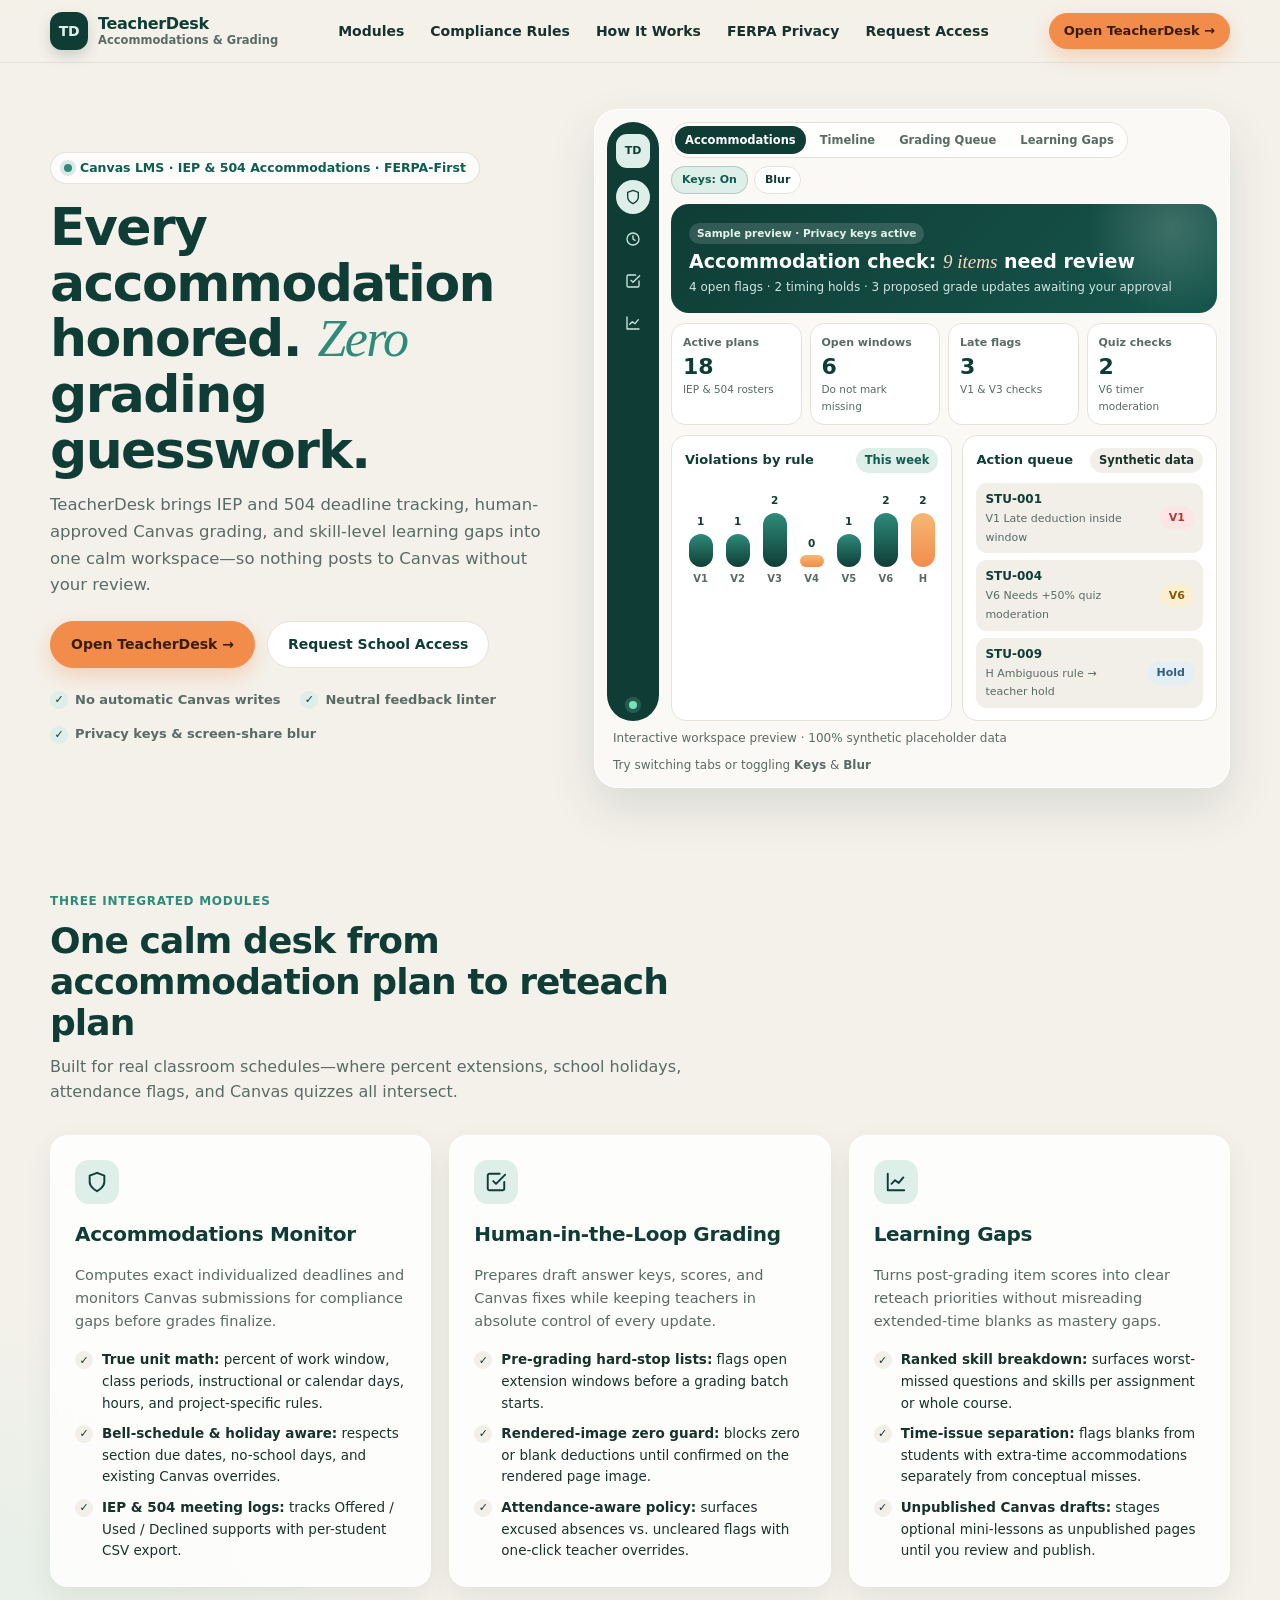
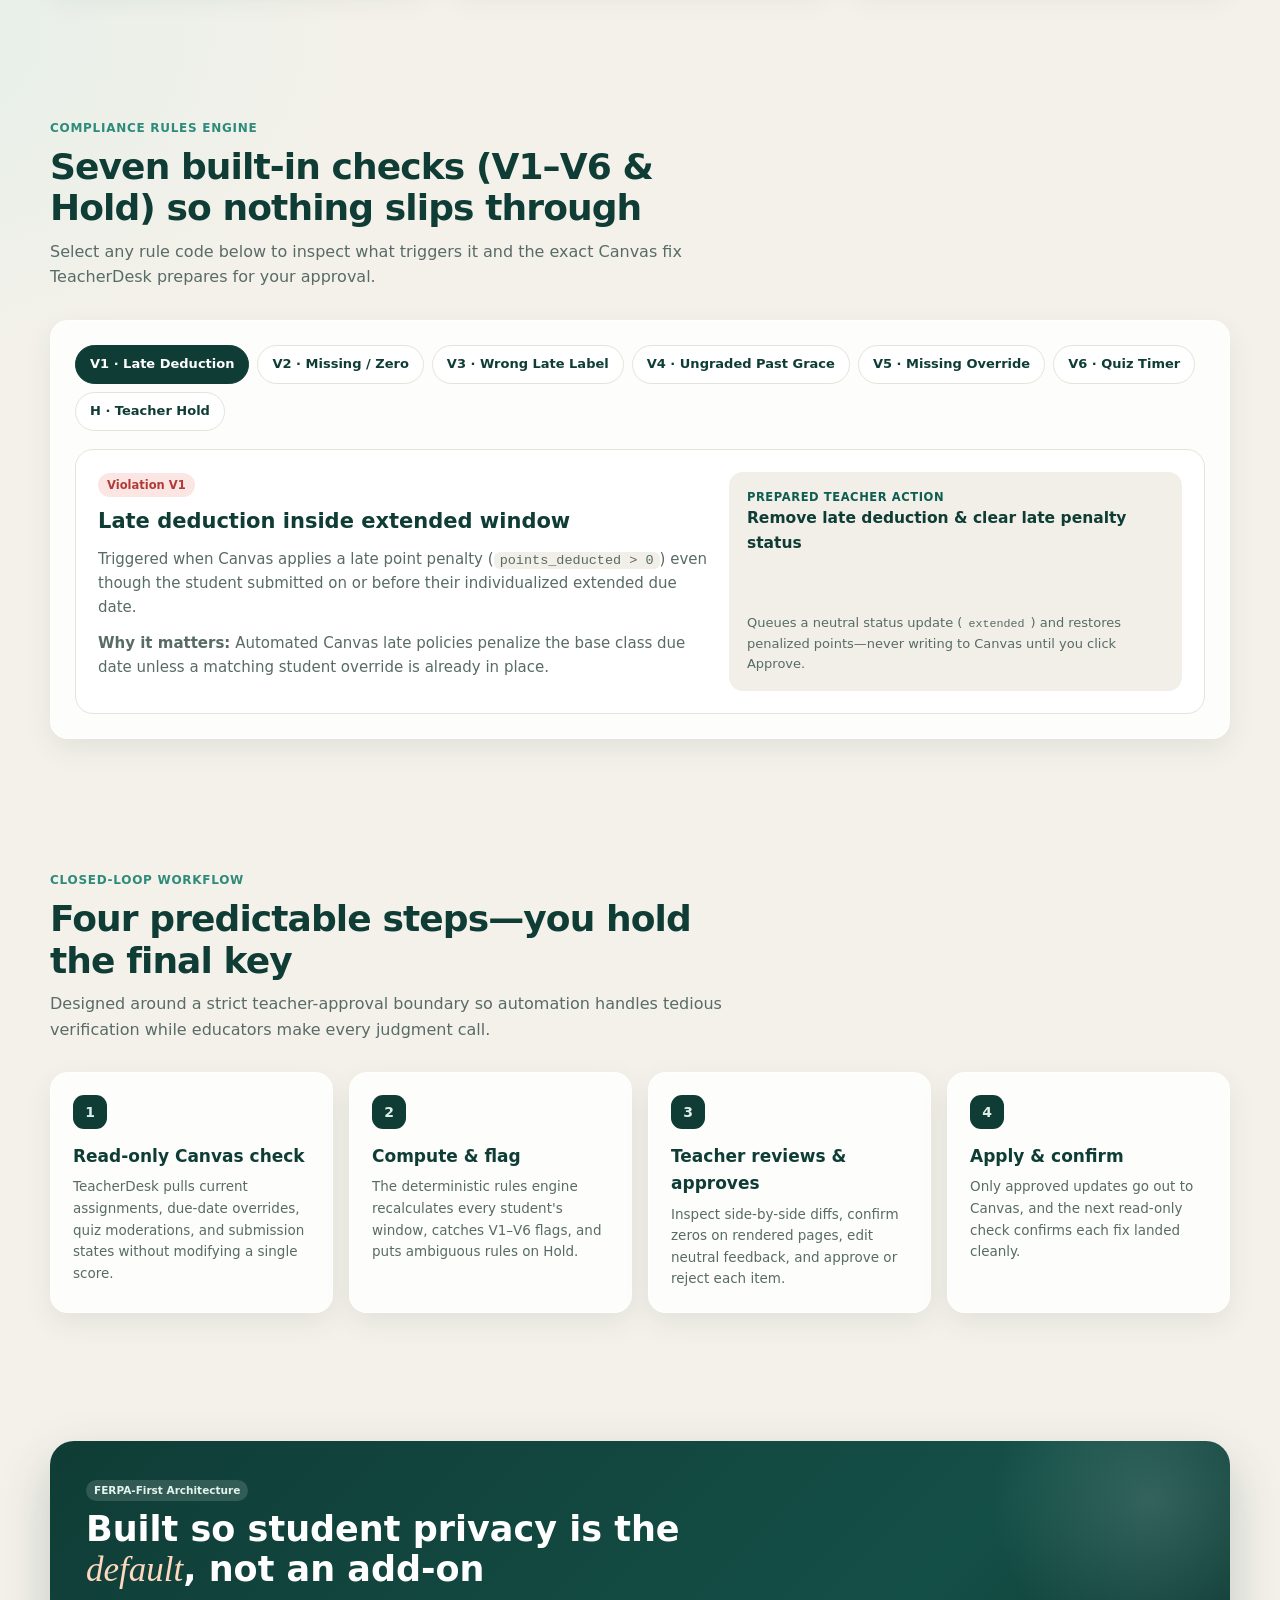
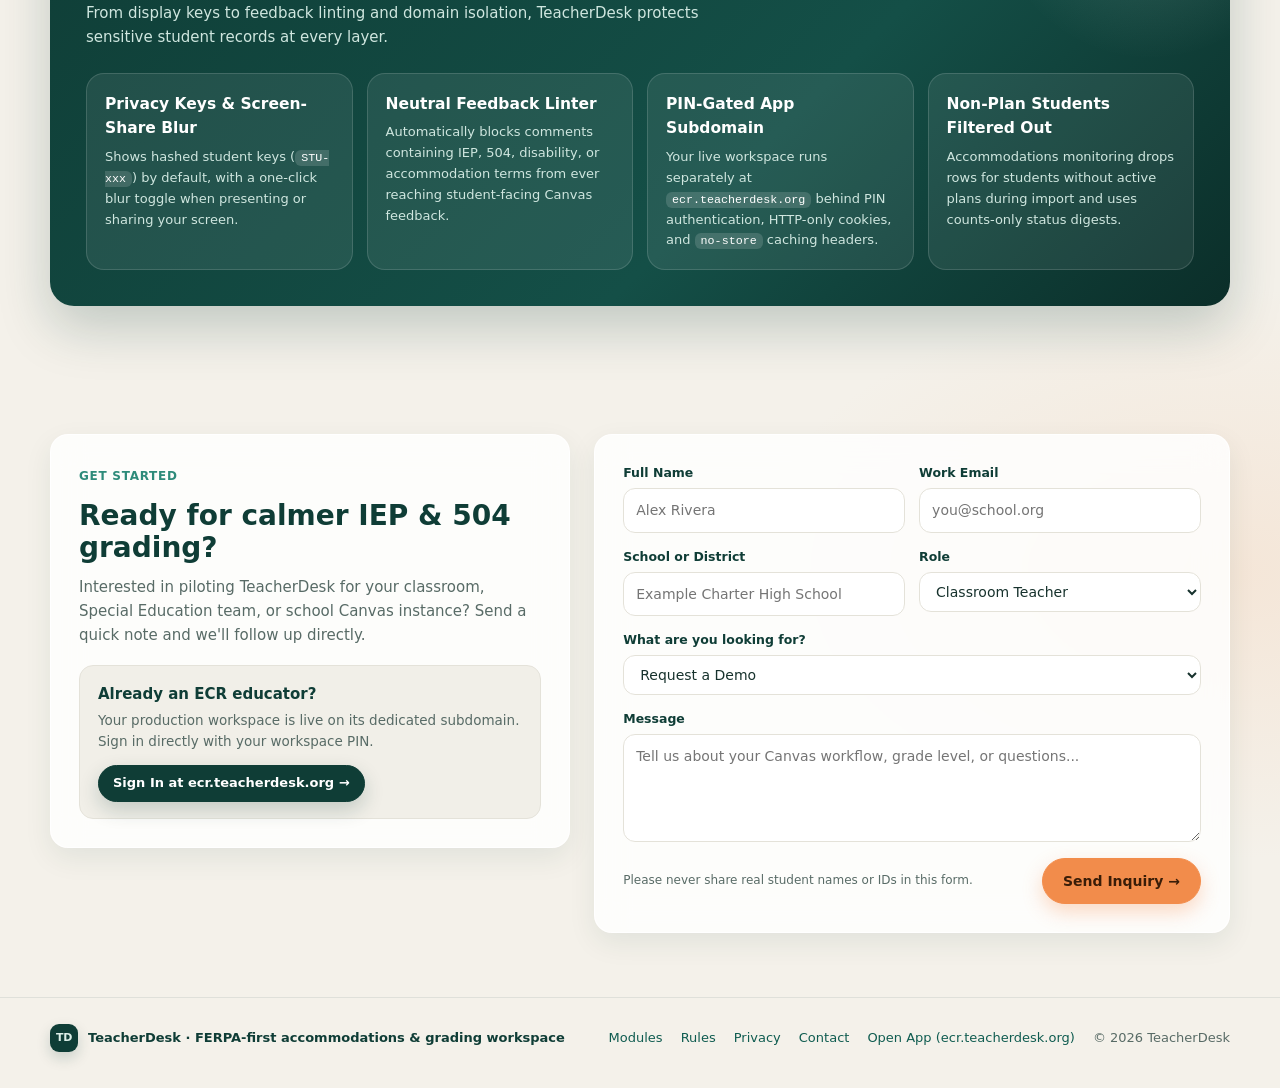
<file: index.html>
<!doctype html>
<html lang="en">
<head>
  <meta charset="utf-8">
  <meta name="viewport" content="width=device-width, initial-scale=1">
  <title>TeacherDesk — IEP &amp; 504 Accommodations Monitor &amp; Grading Workspace for Canvas</title>
  <meta name="description" content="TeacherDesk ensures every IEP and 504 accommodation is honored in Canvas LMS—with automated deadline math, human-in-the-loop grading review, and learning-gap analytics.">
  <link rel="canonical" href="https://teacherdesk.org/">
  <meta property="og:type" content="website">
  <meta property="og:title" content="TeacherDesk — Every Accommodation Honored. Zero Grading Guesswork.">
  <meta property="og:description" content="IEP &amp; 504 deadline math, violation detection, human-approved Canvas grading, and learning-gap insights built with FERPA-first privacy.">
  <meta property="og:url" content="https://teacherdesk.org/">
  <link rel="icon" href="/favicon.svg" type="image/svg+xml">
  <link rel="stylesheet" href="/styles.css">
</head>
<body>
  <a class="skip" href="#main-content">Skip to main content</a>

  <header class="site-header">
    <div class="wrap">
      <div class="nav-row">
        <a class="brand" href="#top" aria-label="TeacherDesk home">
          <span class="brand-mark" aria-hidden="true">TD</span>
          <span class="brand-text">
            <span class="brand-name">TeacherDesk</span>
            <span class="brand-sub">Accommodations &amp; Grading</span>
          </span>
        </a>

        <nav class="nav-links" aria-label="Primary">
          <a href="#modules">Modules</a>
          <a href="#rules">Compliance Rules</a>
          <a href="#workflow">How It Works</a>
          <a href="#privacy">FERPA Privacy</a>
          <a href="#contact">Request Access</a>
        </nav>

        <div class="nav-actions">
          <a class="btn primary sm" href="https://ecr.teacherdesk.org" target="_blank" rel="noopener">Open TeacherDesk →</a>
          <button class="nav-toggle" id="nav-toggle" type="button" aria-expanded="false" aria-controls="mobile-menu" aria-label="Toggle navigation menu">
            <svg width="20" height="20" viewBox="0 0 24 24" fill="none" stroke="currentColor" stroke-width="2.2" stroke-linecap="round" aria-hidden="true">
              <path d="M4 7h16M4 12h16M4 17h16"/>
            </svg>
          </button>
        </div>
      </div>

      <nav class="mobile-menu" id="mobile-menu" aria-label="Mobile navigation">
        <a href="#modules">Modules</a>
        <a href="#rules">Compliance Rules</a>
        <a href="#workflow">How It Works</a>
        <a href="#privacy">FERPA Privacy</a>
        <a href="#contact">Request Access</a>
      </nav>
    </div>
  </header>

  <main id="main-content">
    <section class="hero-section" id="top">
      <div class="wrap hero-grid">
        <div class="hero-copy">
          <span class="pill"><span class="pill-dot" aria-hidden="true"></span>Canvas LMS · IEP &amp; 504 Accommodations · FERPA-First</span>
          <h1>Every accommodation honored. <em>Zero</em> grading guesswork.</h1>
          <p class="lead">TeacherDesk brings IEP and 504 deadline tracking, human-approved Canvas grading, and skill-level learning gaps into one calm workspace—so nothing posts to Canvas without your review.</p>
          <div class="hero-actions">
            <a class="btn primary" href="https://ecr.teacherdesk.org" target="_blank" rel="noopener">Open TeacherDesk →</a>
            <a class="btn" href="#contact">Request School Access</a>
          </div>
          <div class="trust-row">
            <span class="trust-item"><span class="trust-check" aria-hidden="true">✓</span>No automatic Canvas writes</span>
            <span class="trust-item"><span class="trust-check" aria-hidden="true">✓</span>Neutral feedback linter</span>
            <span class="trust-item"><span class="trust-check" aria-hidden="true">✓</span>Privacy keys &amp; screen-share blur</span>
          </div>
        </div>

        <div class="preview-shell" id="preview-shell" aria-label="Interactive TeacherDesk workspace preview using illustrative placeholder records">
          <div class="preview-frame">
            <div class="mock-rail" aria-label="Workspace modules">
              <div class="mock-rail-logo" aria-hidden="true">TD</div>
              <button class="mock-rail-btn active" type="button" data-mock-tab="acc" title="Accommodations Monitor" aria-label="Show Accommodations Monitor preview">
                <svg width="16" height="16" viewBox="0 0 24 24" fill="none" stroke="currentColor" stroke-width="2" stroke-linecap="round" stroke-linejoin="round" aria-hidden="true"><path d="M12 22s8-4 8-10V5l-8-3-8 3v7c0 6 8 10 8 10z"/></svg>
              </button>
              <button class="mock-rail-btn" type="button" data-mock-tab="timeline" title="Extension Timeline" aria-label="Show Extension Timeline preview">
                <svg width="16" height="16" viewBox="0 0 24 24" fill="none" stroke="currentColor" stroke-width="2" stroke-linecap="round" stroke-linejoin="round" aria-hidden="true"><circle cx="12" cy="12" r="9"/><path d="M12 7v5l3 2"/></svg>
              </button>
              <button class="mock-rail-btn" type="button" data-mock-tab="grading" title="Grading Queue" aria-label="Show Grading Queue preview">
                <svg width="16" height="16" viewBox="0 0 24 24" fill="none" stroke="currentColor" stroke-width="2" stroke-linecap="round" stroke-linejoin="round" aria-hidden="true"><path d="M9 11l3 3L22 4"/><path d="M21 12v7a2 2 0 0 1-2 2H5a2 2 0 0 1-2-2V5a2 2 0 0 1 2-2h11"/></svg>
              </button>
              <button class="mock-rail-btn" type="button" data-mock-tab="gaps" title="Learning Gaps" aria-label="Show Learning Gaps preview">
                <svg width="16" height="16" viewBox="0 0 24 24" fill="none" stroke="currentColor" stroke-width="2" stroke-linecap="round" stroke-linejoin="round" aria-hidden="true"><path d="M3 3v18h18"/><path d="M7 14l4-4 4 3 5-6"/></svg>
              </button>
              <div class="mock-rail-foot">
                <span class="mock-dot" title="Sample preview"></span>
              </div>
            </div>

            <div class="mock-main">
              <div class="mock-topbar">
                <div class="mock-tabs" role="tablist" aria-label="Preview views">
                  <button class="mock-tab active" type="button" role="tab" aria-selected="true" data-mock-tab="acc">Accommodations</button>
                  <button class="mock-tab" type="button" role="tab" aria-selected="false" data-mock-tab="timeline">Timeline</button>
                  <button class="mock-tab" type="button" role="tab" aria-selected="false" data-mock-tab="grading">Grading Queue</button>
                  <button class="mock-tab" type="button" role="tab" aria-selected="false" data-mock-tab="gaps">Learning Gaps</button>
                </div>
                <div class="mock-controls">
                  <button class="mock-toggle on" type="button" id="mock-privacy-btn" aria-pressed="true">Keys: On</button>
                  <button class="mock-toggle" type="button" id="mock-blur-btn" aria-pressed="false">Blur</button>
                </div>
              </div>

              <!-- Panel 1: Accommodations -->
              <div class="mock-panel active" data-mock-panel="acc">
                <div class="mock-hero-banner">
                  <div>
                    <span class="mock-pill">Sample preview · Privacy keys active</span>
                    <h2>Accommodation check: <em>9 items</em> need review</h2>
                    <p>4 open flags · 2 timing holds · 3 proposed grade updates awaiting your approval</p>
                  </div>
                </div>

                <div class="mock-kpis">
                  <div class="mock-kpi">
                    <div class="mock-kpi-label">Active plans</div>
                    <div class="mock-kpi-val">18</div>
                    <div class="mock-kpi-sub">IEP &amp; 504 rosters</div>
                  </div>
                  <div class="mock-kpi">
                    <div class="mock-kpi-label">Open windows</div>
                    <div class="mock-kpi-val">6</div>
                    <div class="mock-kpi-sub">Do not mark missing</div>
                  </div>
                  <div class="mock-kpi">
                    <div class="mock-kpi-label">Late flags</div>
                    <div class="mock-kpi-val">3</div>
                    <div class="mock-kpi-sub">V1 &amp; V3 checks</div>
                  </div>
                  <div class="mock-kpi">
                    <div class="mock-kpi-label">Quiz checks</div>
                    <div class="mock-kpi-val">2</div>
                    <div class="mock-kpi-sub">V6 timer moderation</div>
                  </div>
                </div>

                <div class="mock-bento-2">
                  <div class="mock-card">
                    <div class="mock-card-head">
                      <h3>Violations by rule</h3>
                      <span class="tag mint">This week</span>
                    </div>
                    <div class="mock-bars" aria-label="Rule breakdown chart">
                      <div class="mock-bar-col"><span class="mock-bar-num">1</span><div class="mock-bar-pill" style="height:34%"></div><span class="mock-bar-lbl">V1</span></div>
                      <div class="mock-bar-col"><span class="mock-bar-num">1</span><div class="mock-bar-pill" style="height:34%"></div><span class="mock-bar-lbl">V2</span></div>
                      <div class="mock-bar-col"><span class="mock-bar-num">2</span><div class="mock-bar-pill" style="height:56%"></div><span class="mock-bar-lbl">V3</span></div>
                      <div class="mock-bar-col"><span class="mock-bar-num">0</span><div class="mock-bar-pill warn" style="height:12%"></div><span class="mock-bar-lbl">V4</span></div>
                      <div class="mock-bar-col"><span class="mock-bar-num">1</span><div class="mock-bar-pill" style="height:34%"></div><span class="mock-bar-lbl">V5</span></div>
                      <div class="mock-bar-col"><span class="mock-bar-num">2</span><div class="mock-bar-pill" style="height:56%"></div><span class="mock-bar-lbl">V6</span></div>
                      <div class="mock-bar-col"><span class="mock-bar-num">2</span><div class="mock-bar-pill warn" style="height:56%"></div><span class="mock-bar-lbl">H</span></div>
                    </div>
                  </div>

                  <div class="mock-card">
                    <div class="mock-card-head">
                      <h3>Action queue</h3>
                      <span class="tag">Synthetic data</span>
                    </div>
                    <div class="mock-list">
                      <div class="mock-item">
                        <div>
                          <strong class="mock-student" data-key="STU-001" data-name="Jordan M. (Demo)">STU-001</strong>
                          <span>V1 Late deduction inside window</span>
                        </div>
                        <span class="tag bad">V1</span>
                      </div>
                      <div class="mock-item">
                        <div>
                          <strong class="mock-student" data-key="STU-004" data-name="Taylor K. (Demo)">STU-004</strong>
                          <span>V6 Needs +50% quiz moderation</span>
                        </div>
                        <span class="tag warn">V6</span>
                      </div>
                      <div class="mock-item">
                        <div>
                          <strong class="mock-student" data-key="STU-009" data-name="Alex R. (Demo)">STU-009</strong>
                          <span>H Ambiguous rule → teacher hold</span>
                        </div>
                        <span class="tag info">Hold</span>
                      </div>
                    </div>
                  </div>
                </div>
              </div>

              <!-- Panel 2: Extension Timeline -->
              <div class="mock-panel" data-mock-panel="timeline">
                <div class="mock-card">
                  <div class="mock-card-head">
                    <h3>Individualized Window Timeline · <span class="mock-student" data-key="STU-001" data-name="Jordan M. (Demo)">STU-001</span></h3>
                    <span class="tag mint">+100% work window</span>
                  </div>
                  <div class="tl-row">
                    <div><strong>Budget Worksheet</strong><div style="font-size:11px;color:var(--muted)">Personal Finance</div></div>
                    <div class="tl-track"><div class="tl-win" style="left:6%;width:38%"></div><div class="tl-ext" style="left:44%;width:38%"></div></div>
                    <span class="tag good">On time (+4d)</span>
                  </div>
                  <div class="tl-row">
                    <div><strong>Paycheck Check</strong><div style="font-size:11px;color:var(--muted)">Personal Finance</div></div>
                    <div class="tl-track"><div class="tl-win" style="left:10%;width:34%"></div><div class="tl-ext" style="left:44%;width:34%"></div></div>
                    <span class="tag bad">V1 · Remove -2 pts</span>
                  </div>
                  <div class="tl-row">
                    <div><strong>Unit 3 Quiz</strong><div style="font-size:11px;color:var(--muted)">In-class timed (60m)</div></div>
                    <div class="tl-track"><div class="tl-win" style="left:16%;width:45%"></div></div>
                    <span class="tag warn">V6 · Set 90m timer</span>
                  </div>
                  <div class="tl-row">
                    <div><strong>Capstone Brief</strong><div style="font-size:11px;color:var(--muted)">Long-term project</div></div>
                    <div class="tl-track"><div class="tl-win" style="left:8%;width:54%"></div><div class="tl-ext" style="left:62%;width:14%"></div></div>
                    <span class="tag info">+2 coordinated days</span>
                  </div>
                </div>
              </div>

              <!-- Panel 3: Grading Queue -->
              <div class="mock-panel" data-mock-panel="grading">
                <div class="q-card">
                  <div class="q-top">
                    <div>
                      <strong class="mock-student" data-key="STU-002 · Spreadsheet Basics" data-name="Maya L. (Demo) · Spreadsheet Basics">STU-002 · Spreadsheet Basics</strong>
                      <div style="font-size:11.5px;color:var(--muted)">Drafted score: 18 / 20 · Submitted inside extended window</div>
                    </div>
                    <span class="tag mint" id="q-status-1">Awaiting teacher OK</span>
                  </div>
                  <div class="q-badges">
                    <span class="tag good">✓ Neutral feedback lint passed</span>
                    <span class="tag info">✓ Late label cleared</span>
                  </div>
                  <div class="q-actions">
                    <span style="font-size:12px;color:var(--muted)">"Strong formula setup on rows 4–8; double-check total tax cell."</span>
                    <div class="q-btns">
                      <button class="btn primary xs" type="button" data-q-action="approve" data-q-target="q-status-1">Approve</button>
                      <button class="btn xs" type="button" data-q-action="hold" data-q-target="q-status-1">Hold</button>
                    </div>
                  </div>
                </div>

                <div class="q-card">
                  <div class="q-top">
                    <div>
                      <strong class="mock-student" data-key="STU-006 · Ethics Reflection" data-name="Sam P. (Demo) · Ethics Reflection">STU-006 · Ethics Reflection</strong>
                      <div style="font-size:11.5px;color:var(--muted)">Proposed 0 / 10 · Blocked until blank page image is verified</div>
                    </div>
                    <span class="tag warn" id="q-status-2">Image check required</span>
                  </div>
                  <div class="q-badges">
                    <span class="tag bad">Guardrail: Zero requires visual confirmation</span>
                  </div>
                  <div class="q-actions">
                    <span style="font-size:12px;color:var(--muted)">Prevents false-zero deductions on pasted or embedded fonts.</span>
                    <div class="q-btns">
                      <button class="btn dark xs" type="button" data-q-action="confirm" data-q-target="q-status-2">Confirm Page &amp; Approve</button>
                    </div>
                  </div>
                </div>
              </div>

              <!-- Panel 4: Learning Gaps -->
              <div class="mock-panel" data-mock-panel="gaps">
                <div class="mock-card">
                  <div class="mock-card-head">
                    <h3>AP CS Principles · Post-Grading Skill Gaps</h3>
                    <span class="tag mint">Worst missed first</span>
                  </div>
                  <div class="gap-row">
                    <div><strong>Binary &amp; Overflow Limits</strong><div style="font-size:11px;color:var(--muted)">Q4 &amp; Q7 · 28 responses · 3 extra-time blanks separated</div></div>
                    <span class="tag bad" style="justify-self:end">54% missed</span>
                    <div class="gap-bar-track"><div class="gap-bar-fill" style="width:54%"></div></div>
                  </div>
                  <div class="gap-row">
                    <div><strong>Packet Routing &amp; Redundancy</strong><div style="font-size:11px;color:var(--muted)">Q9 · 28 responses · 1 possible time issue</div></div>
                    <span class="tag warn" style="justify-self:end">41% missed</span>
                    <div class="gap-bar-track"><div class="gap-bar-fill" style="width:41%"></div></div>
                  </div>
                  <div class="gap-row">
                    <div><strong>Conditional Logic Trace</strong><div style="font-size:11px;color:var(--muted)">Q2 · 28 responses · Ready for quick warm-up</div></div>
                    <span class="tag good" style="justify-self:end">16% missed</span>
                    <div class="gap-bar-track"><div class="gap-bar-fill" style="width:16%"></div></div>
                  </div>
                </div>
              </div>
            </div>
          </div>
          <div class="mock-caption">
            <span>Interactive workspace preview · 100% synthetic placeholder data</span>
            <span>Try switching tabs or toggling <strong>Keys</strong> &amp; <strong>Blur</strong></span>
          </div>
        </div>
      </div>
    </section>

    <section class="section" id="modules">
      <div class="wrap">
        <div class="section-head">
          <span class="section-kicker">Three Integrated Modules</span>
          <h2>One calm desk from accommodation plan to reteach plan</h2>
          <p>Built for real classroom schedules—where percent extensions, school holidays, attendance flags, and Canvas quizzes all intersect.</p>
        </div>

        <div class="modules-grid">
          <article class="glass-card mod-card">
            <div class="mod-icon" aria-hidden="true">
              <svg width="22" height="22" viewBox="0 0 24 24" fill="none" stroke="currentColor" stroke-width="2.1" stroke-linecap="round" stroke-linejoin="round"><path d="M12 22s8-4 8-10V5l-8-3-8 3v7c0 6 8 10 8 10z"/></svg>
            </div>
            <h3>Accommodations Monitor</h3>
            <p>Computes exact individualized deadlines and monitors Canvas submissions for compliance gaps before grades finalize.</p>
            <ul class="feat-list">
              <li><span class="feat-bullet" aria-hidden="true">✓</span><span><strong>True unit math:</strong> percent of work window, class periods, instructional or calendar days, hours, and project-specific rules.</span></li>
              <li><span class="feat-bullet" aria-hidden="true">✓</span><span><strong>Bell-schedule &amp; holiday aware:</strong> respects section due dates, no-school days, and existing Canvas overrides.</span></li>
              <li><span class="feat-bullet" aria-hidden="true">✓</span><span><strong>IEP &amp; 504 meeting logs:</strong> tracks Offered / Used / Declined supports with per-student CSV export.</span></li>
            </ul>
          </article>

          <article class="glass-card mod-card">
            <div class="mod-icon" aria-hidden="true">
              <svg width="22" height="22" viewBox="0 0 24 24" fill="none" stroke="currentColor" stroke-width="2.1" stroke-linecap="round" stroke-linejoin="round"><path d="M9 11l3 3L22 4"/><path d="M21 12v7a2 2 0 0 1-2 2H5a2 2 0 0 1-2-2V5a2 2 0 0 1 2-2h11"/></svg>
            </div>
            <h3>Human-in-the-Loop Grading</h3>
            <p>Prepares draft answer keys, scores, and Canvas fixes while keeping teachers in absolute control of every update.</p>
            <ul class="feat-list">
              <li><span class="feat-bullet" aria-hidden="true">✓</span><span><strong>Pre-grading hard-stop lists:</strong> flags open extension windows before a grading batch starts.</span></li>
              <li><span class="feat-bullet" aria-hidden="true">✓</span><span><strong>Rendered-image zero guard:</strong> blocks zero or blank deductions until confirmed on the rendered page image.</span></li>
              <li><span class="feat-bullet" aria-hidden="true">✓</span><span><strong>Attendance-aware policy:</strong> surfaces excused absences vs. uncleared flags with one-click teacher overrides.</span></li>
            </ul>
          </article>

          <article class="glass-card mod-card">
            <div class="mod-icon" aria-hidden="true">
              <svg width="22" height="22" viewBox="0 0 24 24" fill="none" stroke="currentColor" stroke-width="2.1" stroke-linecap="round" stroke-linejoin="round"><path d="M3 3v18h18"/><path d="M7 14l4-4 4 3 5-6"/></svg>
            </div>
            <h3>Learning Gaps</h3>
            <p>Turns post-grading item scores into clear reteach priorities without misreading extended-time blanks as mastery gaps.</p>
            <ul class="feat-list">
              <li><span class="feat-bullet" aria-hidden="true">✓</span><span><strong>Ranked skill breakdown:</strong> surfaces worst-missed questions and skills per assignment or whole course.</span></li>
              <li><span class="feat-bullet" aria-hidden="true">✓</span><span><strong>Time-issue separation:</strong> flags blanks from students with extra-time accommodations separately from conceptual misses.</span></li>
              <li><span class="feat-bullet" aria-hidden="true">✓</span><span><strong>Unpublished Canvas drafts:</strong> stages optional mini-lessons as unpublished pages until you review and publish.</span></li>
            </ul>
          </article>
        </div>
      </div>
    </section>

    <section class="section" id="rules">
      <div class="wrap">
        <div class="section-head">
          <span class="section-kicker">Compliance Rules Engine</span>
          <h2>Seven built-in checks (V1–V6 &amp; Hold) so nothing slips through</h2>
          <p>Select any rule code below to inspect what triggers it and the exact Canvas fix TeacherDesk prepares for your approval.</p>
        </div>

        <div class="glass-card rules-box">
          <div class="rule-pills" role="tablist" aria-label="Compliance rule codes">
            <button class="rule-pill active" type="button" role="tab" aria-selected="true" data-rule="V1">V1 · Late Deduction</button>
            <button class="rule-pill" type="button" role="tab" aria-selected="false" data-rule="V2">V2 · Missing / Zero</button>
            <button class="rule-pill" type="button" role="tab" aria-selected="false" data-rule="V3">V3 · Wrong Late Label</button>
            <button class="rule-pill" type="button" role="tab" aria-selected="false" data-rule="V4">V4 · Ungraded Past Grace</button>
            <button class="rule-pill" type="button" role="tab" aria-selected="false" data-rule="V5">V5 · Missing Override</button>
            <button class="rule-pill" type="button" role="tab" aria-selected="false" data-rule="V6">V6 · Quiz Timer</button>
            <button class="rule-pill" type="button" role="tab" aria-selected="false" data-rule="H">H · Teacher Hold</button>
          </div>

          <div class="rule-detail" id="rule-detail">
            <div>
              <span class="tag bad" id="rule-badge">Violation V1</span>
              <h3 id="rule-title">Late deduction inside extended window</h3>
              <p id="rule-trigger">Triggered when Canvas applies a late point penalty (<code>points_deducted &gt; 0</code>) even though the student submitted on or before their individualized extended due date.</p>
              <p id="rule-risk"><strong>Why it matters:</strong> Automated Canvas late policies penalize the base class due date unless a matching student override is already in place.</p>
            </div>
            <div class="rule-fix-card">
              <div>
                <div class="rule-fix-label">Prepared Teacher Action</div>
                <div class="rule-fix-title" id="rule-fix-title">Remove late deduction &amp; clear late penalty status</div>
              </div>
              <div class="rule-fix-note" id="rule-fix-note">Queues a neutral status update (<code>extended</code>) and restores penalized points—never writing to Canvas until you click Approve.</div>
            </div>
          </div>
        </div>
      </div>
    </section>

    <section class="section" id="workflow">
      <div class="wrap">
        <div class="section-head">
          <span class="section-kicker">Closed-Loop Workflow</span>
          <h2>Four predictable steps—you hold the final key</h2>
          <p>Designed around a strict teacher-approval boundary so automation handles tedious verification while educators make every judgment call.</p>
        </div>

        <div class="steps-grid">
          <div class="glass-card step-card">
            <div class="step-num">1</div>
            <h3>Read-only Canvas check</h3>
            <p>TeacherDesk pulls current assignments, due-date overrides, quiz moderations, and submission states without modifying a single score.</p>
          </div>
          <div class="glass-card step-card">
            <div class="step-num">2</div>
            <h3>Compute &amp; flag</h3>
            <p>The deterministic rules engine recalculates every student's window, catches V1–V6 flags, and puts ambiguous rules on Hold.</p>
          </div>
          <div class="glass-card step-card">
            <div class="step-num">3</div>
            <h3>Teacher reviews &amp; approves</h3>
            <p>Inspect side-by-side diffs, confirm zeros on rendered pages, edit neutral feedback, and approve or reject each item.</p>
          </div>
          <div class="glass-card step-card">
            <div class="step-num">4</div>
            <h3>Apply &amp; confirm</h3>
            <p>Only approved updates go out to Canvas, and the next read-only check confirms each fix landed cleanly.</p>
          </div>
        </div>
      </div>
    </section>

    <section class="section" id="privacy">
      <div class="wrap">
        <div class="privacy-banner">
          <div class="privacy-head">
            <span class="mock-pill">FERPA-First Architecture</span>
            <h2>Built so student privacy is the <em>default</em>, not an add-on</h2>
            <p>From display keys to feedback linting and domain isolation, TeacherDesk protects sensitive student records at every layer.</p>
          </div>

          <div class="privacy-grid">
            <div class="priv-item">
              <h3>Privacy Keys &amp; Screen-Share Blur</h3>
              <p>Shows hashed student keys (<code>STU-xxx</code>) by default, with a one-click blur toggle when presenting or sharing your screen.</p>
            </div>
            <div class="priv-item">
              <h3>Neutral Feedback Linter</h3>
              <p>Automatically blocks comments containing IEP, 504, disability, or accommodation terms from ever reaching student-facing Canvas feedback.</p>
            </div>
            <div class="priv-item">
              <h3>PIN-Gated App Subdomain</h3>
              <p>Your live workspace runs separately at <code>ecr.teacherdesk.org</code> behind PIN authentication, HTTP-only cookies, and <code>no-store</code> caching headers.</p>
            </div>
            <div class="priv-item">
              <h3>Non-Plan Students Filtered Out</h3>
              <p>Accommodations monitoring drops rows for students without active plans during import and uses counts-only status digests.</p>
            </div>
          </div>
        </div>
      </div>
    </section>

    <section class="section" id="contact">
      <div class="wrap contact-grid">
        <div class="glass-card contact-aside">
          <span class="section-kicker">Get Started</span>
          <h2>Ready for calmer IEP &amp; 504 grading?</h2>
          <p>Interested in piloting TeacherDesk for your classroom, Special Education team, or school Canvas instance? Send a quick note and we'll follow up directly.</p>

          <div class="ecr-callout">
            <strong>Already an ECR educator?</strong>
            <p>Your production workspace is live on its dedicated subdomain. Sign in directly with your workspace PIN.</p>
            <a class="btn dark sm" href="https://ecr.teacherdesk.org" target="_blank" rel="noopener">Sign In at ecr.teacherdesk.org →</a>
          </div>
        </div>

        <div class="glass-card form-card">
          <form name="teacherdesk-inquiry" method="POST" action="/thank-you" netlify-honeypot="bot-field" data-netlify="true" id="inquiry-form">
            <input type="hidden" name="form-name" value="teacherdesk-inquiry">
            <input type="hidden" name="subject" value="New TeacherDesk Inquiry from %{siteName} (%{submissionId})">
            <p class="sr-honeypot">
              <label>Leave this field blank: <input name="bot-field" tabindex="-1" autocomplete="off"></label>
            </p>

            <div class="form-grid">
              <div class="field">
                <label for="f-name">Full Name</label>
                <input class="input" id="f-name" name="name" type="text" required autocomplete="name" placeholder="Alex Rivera">
              </div>

              <div class="field">
                <label for="f-email">Work Email</label>
                <input class="input" id="f-email" name="email" type="email" required autocomplete="email" placeholder="you@school.org">
              </div>

              <div class="field">
                <label for="f-school">School or District</label>
                <input class="input" id="f-school" name="school" type="text" autocomplete="organization" placeholder="Example Charter High School">
              </div>

              <div class="field">
                <label for="f-role">Role</label>
                <select class="input" id="f-role" name="role">
                  <option value="Classroom Teacher">Classroom Teacher</option>
                  <option value="Special Ed / 504 Coordinator">Special Ed / 504 Coordinator</option>
                  <option value="Department Chair">Department Chair</option>
                  <option value="School / District Admin">School / District Admin</option>
                  <option value="IT / Canvas Admin">IT / Canvas Admin</option>
                  <option value="Other">Other</option>
                </select>
              </div>

              <div class="field full">
                <label for="f-interest">What are you looking for?</label>
                <select class="input" id="f-interest" name="interest">
                  <option value="Request a Demo">Request a Demo</option>
                  <option value="Classroom Pilot">Classroom Pilot</option>
                  <option value="School-Wide Rollout">School-Wide Rollout</option>
                  <option value="General Question">General Question</option>
                </select>
              </div>

              <div class="field full">
                <label for="f-message">Message</label>
                <textarea class="input" id="f-message" name="message" required placeholder="Tell us about your Canvas workflow, grade level, or questions..."></textarea>
              </div>
            </div>

            <div class="form-foot">
              <span class="form-note">Please never share real student names or IDs in this form.</span>
              <button class="btn primary" type="submit" id="form-submit-btn">Send Inquiry →</button>
            </div>

            <div class="form-status ok" id="form-status" role="status" aria-live="polite" hidden></div>
          </form>
        </div>
      </div>
    </section>
  </main>

  <footer class="site-footer">
    <div class="wrap foot-row">
      <div class="foot-brand">
        <span class="brand-mark sm" aria-hidden="true">TD</span>
        <span>TeacherDesk · FERPA-first accommodations &amp; grading workspace</span>
      </div>
      <div class="foot-links">
        <a href="#modules">Modules</a>
        <a href="#rules">Rules</a>
        <a href="#privacy">Privacy</a>
        <a href="#contact">Contact</a>
        <a href="https://ecr.teacherdesk.org" target="_blank" rel="noopener">Open App (ecr.teacherdesk.org)</a>
        <span>© 2026 TeacherDesk</span>
      </div>
    </div>
  </footer>

  <script src="/main.js"></script>
</body>
</html>
</file>
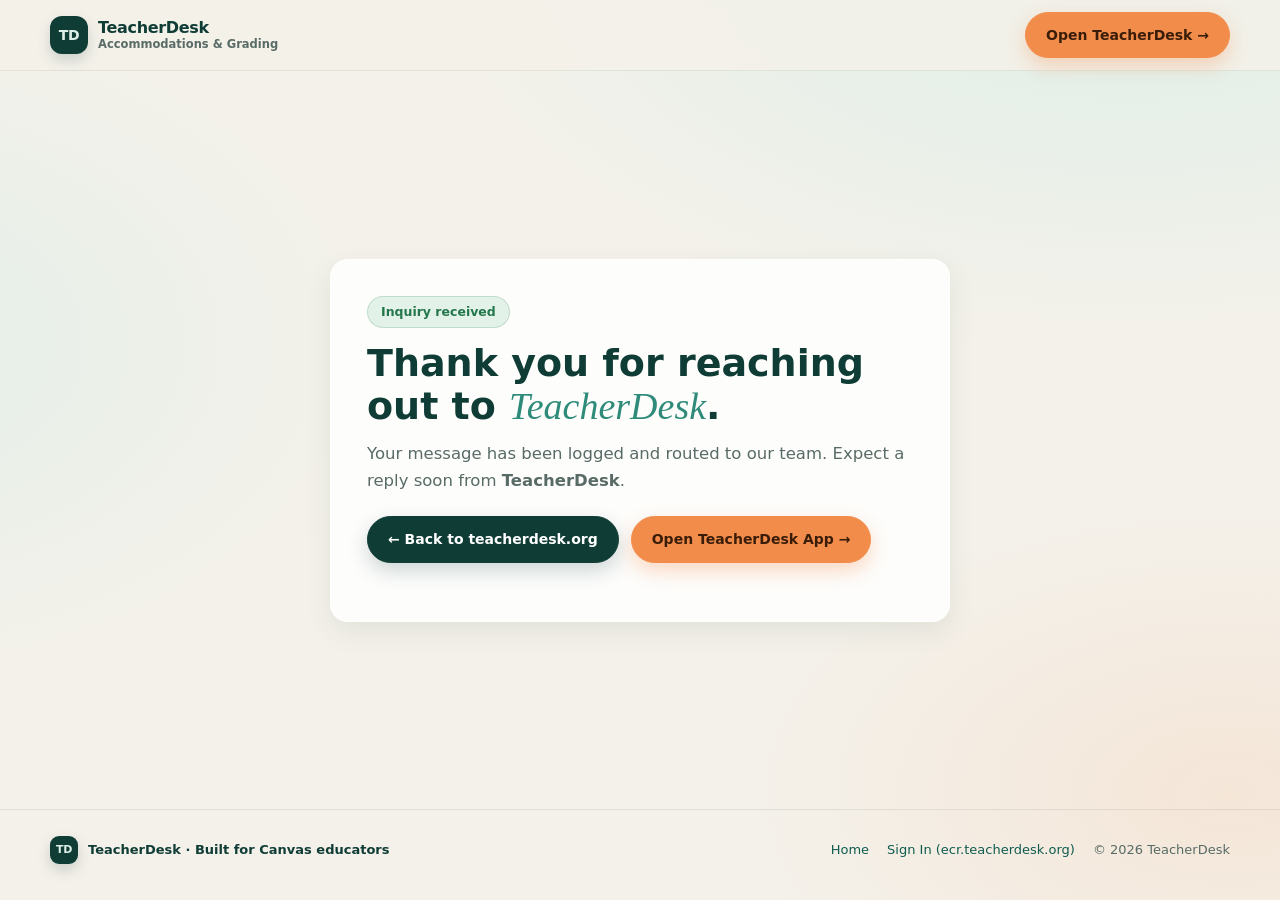
<file: thank-you.html>
<!doctype html>
<html lang="en">
<head>
  <meta charset="utf-8">
  <meta name="viewport" content="width=device-width, initial-scale=1">
  <title>Inquiry Received — TeacherDesk</title>
  <meta name="description" content="Thank you for reaching out to TeacherDesk.">
  <meta name="robots" content="noindex">
  <link rel="icon" href="/favicon.svg" type="image/svg+xml">
  <link rel="stylesheet" href="/styles.css">
</head>
<body class="thankyou-body">
  <header class="site-header">
    <div class="wrap nav-row">
      <a class="brand" href="/" aria-label="TeacherDesk home">
        <span class="brand-mark" aria-hidden="true">TD</span>
        <span class="brand-text">
          <span class="brand-name">TeacherDesk</span>
          <span class="brand-sub">Accommodations &amp; Grading</span>
        </span>
      </a>
      <div class="nav-actions">
        <a class="btn primary" href="https://ecr.teacherdesk.org" target="_blank" rel="noopener">Open TeacherDesk →</a>
      </div>
    </div>
  </header>

  <main class="thankyou-main">
    <div class="wrap">
      <section class="glass-card thankyou-card">
        <span class="pill ok-pill">Inquiry received</span>
        <h1>Thank you for reaching out to <em>TeacherDesk</em>.</h1>
        <p class="lead">Your message has been logged and routed to our team. Expect a reply soon from <strong>TeacherDesk</strong>.</p>
        <div class="hero-actions">
          <a class="btn dark" href="/">← Back to teacherdesk.org</a>
          <a class="btn primary" href="https://ecr.teacherdesk.org" target="_blank" rel="noopener">Open TeacherDesk App →</a>
        </div>
      </section>
    </div>
  </main>

  <footer class="site-footer">
    <div class="wrap foot-row">
      <div class="foot-brand">
        <span class="brand-mark sm" aria-hidden="true">TD</span>
        <span>TeacherDesk · Built for Canvas educators</span>
      </div>
      <div class="foot-links">
        <a href="/">Home</a>
        <a href="https://ecr.teacherdesk.org" target="_blank" rel="noopener">Sign In (ecr.teacherdesk.org)</a>
        <span>© 2026 TeacherDesk</span>
      </div>
    </div>
  </footer>
</body>
</html>
</file>
<file: styles.css>
/* TeacherDesk Marketing Site — Forest & Warm Cream Glass Theme */
:root {
  --bg: #F4F1EA;
  --wash: #DDEFE8;
  --panel: rgba(255, 255, 255, .82);
  --panel-solid: #FFFFFF;
  --glass-line: rgba(255, 255, 255, .82);
  --line: #E4E2D9;
  --soft: #F1EFE8;
  --ink: #0F3D36;
  --ink-deep: #0B2E29;
  --text: #17322D;
  --muted: #586B66;
  --accent: #F28C4B;
  --accent-ink: #3A1D08;
  --teal: #2E8B7A;
  --peach: #FFD9BF;
  --mint: #DDEFE8;
  --mint-ink: #0F5C50;
  --ok: #23774B;
  --ok-soft: #E2F2E8;
  --warn: #8A5A00;
  --warn-soft: #FBEFD3;
  --bad: #B23A36;
  --bad-soft: #FBE6E4;
  --info: #31607F;
  --info-soft: #E3EEF5;
  --radius-lg: 24px;
  --radius: 18px;
  --radius-sm: 12px;
  --shadow: 0 10px 28px rgba(15, 61, 54, .08);
  --shadow-hover: 0 18px 40px rgba(15, 61, 54, .14);
  --ease: cubic-bezier(.2, .7, .2, 1);
  --font: "Plus Jakarta Sans", "Inter", "Segoe UI Variable Text", "Segoe UI", system-ui, -apple-system, Roboto, sans-serif;
  --serif: "Iowan Old Style", "Palatino Linotype", Palatino, Georgia, serif;
}

* {
  box-sizing: border-box;
}

html {
  scroll-behavior: smooth;
}

body {
  margin: 0;
  min-height: 100vh;
  background:
    radial-gradient(1200px 680px at 88% -8%, var(--wash), transparent 62%),
    radial-gradient(960px 620px at -12% 38%, rgba(221, 239, 232, .72), transparent 58%),
    radial-gradient(880px 520px at 96% 88%, rgba(246, 201, 168, .28), transparent 55%),
    var(--bg);
  color: var(--text);
  font: 15px/1.6 var(--font);
  -webkit-font-smoothing: antialiased;
}

a {
  color: var(--mint-ink);
  text-decoration: none;
}

a:hover {
  text-decoration: underline;
}

code {
  background: var(--soft);
  padding: 1px 6px;
  border-radius: 6px;
  font-size: .9em;
}

.priv-item code {
  background: rgba(255, 255, 255, .14);
  color: #fff;
}

:focus-visible {
  outline: 3px solid var(--teal);
  outline-offset: 2px;
  border-radius: 8px;
}

.skip {
  position: absolute;
  left: -9999px;
  top: 10px;
  background: var(--ink);
  color: #fff;
  padding: 9px 14px;
  border-radius: 10px;
  font-weight: 600;
  z-index: 100;
}

.skip:focus {
  left: 14px;
}

.wrap {
  width: min(1180px, calc(100% - 32px));
  margin-inline: auto;
}

.sr-only {
  position: absolute;
  width: 1px;
  height: 1px;
  padding: 0;
  margin: -1px;
  overflow: hidden;
  clip: rect(0, 0, 0, 0);
  white-space: nowrap;
  border: 0;
}

.sr-honeypot {
  position: absolute;
  left: -9999px;
  opacity: 0;
  height: 0;
  width: 0;
  overflow: hidden;
}

/* ---------- Buttons & Pills ---------- */
.btn {
  display: inline-flex;
  align-items: center;
  justify-content: center;
  gap: 8px;
  border: 1px solid var(--line);
  background: var(--panel-solid);
  color: var(--ink);
  padding: 11px 20px;
  border-radius: 999px;
  font: inherit;
  font-size: 14px;
  font-weight: 650;
  cursor: pointer;
  white-space: nowrap;
  text-decoration: none !important;
  transition: transform .16s var(--ease), box-shadow .16s var(--ease), background .16s var(--ease), filter .16s var(--ease);
}

.btn:hover {
  background: var(--soft);
  transform: translateY(-1px);
}

.btn.primary {
  background: var(--accent);
  border-color: var(--accent);
  color: var(--accent-ink);
  box-shadow: 0 8px 20px rgba(242, 140, 75, .32);
}

.btn.primary:hover {
  filter: brightness(1.04);
}

.btn.dark {
  background: var(--ink);
  border-color: var(--ink);
  color: #fff;
  box-shadow: 0 8px 20px rgba(15, 61, 54, .2);
}

.btn.dark:hover {
  background: #14524A;
}

.btn.sm {
  padding: 7px 14px;
  font-size: 13px;
}

.btn.xs {
  padding: 5px 11px;
  font-size: 12px;
}

.btn.ghost {
  background: transparent;
  border-color: transparent;
}

.btn:disabled {
  opacity: .55;
  cursor: not-allowed;
  transform: none;
}

.pill {
  display: inline-flex;
  align-items: center;
  gap: 8px;
  padding: 5px 13px;
  border-radius: 999px;
  font-size: 12.5px;
  font-weight: 650;
  background: rgba(255, 255, 255, .75);
  border: 1px solid rgba(15, 61, 54, .12);
  color: var(--mint-ink);
  backdrop-filter: blur(10px);
}

.pill-dot {
  width: 8px;
  height: 8px;
  border-radius: 50%;
  background: var(--teal);
  box-shadow: 0 0 0 4px rgba(46, 139, 122, .16);
}

.ok-pill {
  background: var(--ok-soft);
  color: var(--ok);
  border-color: rgba(35, 119, 75, .18);
}

.tag {
  display: inline-flex;
  align-items: center;
  gap: 5px;
  padding: 3px 9px;
  border-radius: 999px;
  font-size: 11.5px;
  font-weight: 650;
  background: var(--soft);
  color: var(--text);
  white-space: nowrap;
}

.tag.good { background: var(--ok-soft); color: var(--ok); }
.tag.warn { background: var(--warn-soft); color: var(--warn); }
.tag.bad { background: var(--bad-soft); color: var(--bad); }
.tag.info { background: var(--info-soft); color: var(--info); }
.tag.mint { background: var(--mint); color: var(--mint-ink); }

.glass-card {
  background: var(--panel);
  border: 1px solid var(--glass-line);
  border-radius: var(--radius);
  box-shadow: var(--shadow);
  backdrop-filter: blur(16px);
  -webkit-backdrop-filter: blur(16px);
}

/* ---------- Header / Nav ---------- */
.site-header {
  position: sticky;
  top: 0;
  z-index: 40;
  padding: 12px 0;
  background: rgba(244, 241, 234, .82);
  backdrop-filter: blur(16px);
  -webkit-backdrop-filter: blur(16px);
  border-bottom: 1px solid rgba(15, 61, 54, .08);
}

.nav-row {
  display: flex;
  align-items: center;
  justify-content: space-between;
  gap: 16px;
}

.brand {
  display: inline-flex;
  align-items: center;
  gap: 10px;
  text-decoration: none !important;
  color: var(--ink);
}

.brand-mark {
  width: 38px;
  height: 38px;
  border-radius: 12px;
  background: var(--ink);
  color: var(--mint);
  display: grid;
  place-items: center;
  font-weight: 800;
  font-size: 14px;
  letter-spacing: -.02em;
  box-shadow: 0 6px 14px rgba(15, 61, 54, .18);
  flex: none;
}

.brand-mark.sm {
  width: 28px;
  height: 28px;
  border-radius: 9px;
  font-size: 11px;
}

.brand-text {
  display: flex;
  flex-direction: column;
  line-height: 1.15;
}

.brand-name {
  font-weight: 800;
  font-size: 16px;
  letter-spacing: -.02em;
  color: var(--ink);
}

.brand-sub {
  font-size: 11.5px;
  color: var(--muted);
  font-weight: 550;
}

.nav-links {
  display: flex;
  align-items: center;
  gap: 22px;
}

.nav-links a {
  font-size: 14px;
  font-weight: 600;
  color: var(--text);
  text-decoration: none;
  padding: 4px 2px;
}

.nav-links a:hover {
  color: var(--ink);
}

.nav-actions {
  display: flex;
  align-items: center;
  gap: 10px;
}

.nav-toggle {
  display: none;
  width: 40px;
  height: 40px;
  border-radius: 12px;
  border: 1px solid var(--line);
  background: var(--panel-solid);
  color: var(--ink);
  cursor: pointer;
  align-items: center;
  justify-content: center;
}

.mobile-menu {
  display: none;
  padding: 14px 0 6px;
}

.mobile-menu.open {
  display: flex;
  flex-direction: column;
  gap: 8px;
}

.mobile-menu a {
  padding: 10px 12px;
  border-radius: 12px;
  font-weight: 600;
  color: var(--text);
}

.mobile-menu a:hover {
  background: rgba(255, 255, 255, .7);
  text-decoration: none;
}

/* ---------- Hero ---------- */
.hero-section {
  padding: 46px 0 36px;
}

.hero-grid {
  display: grid;
  grid-template-columns: minmax(0, .95fr) minmax(0, 1.18fr);
  gap: 32px;
  align-items: center;
}

.hero-copy h1 {
  margin: 16px 0 14px;
  font-size: clamp(34px, 4.4vw, 52px);
  line-height: 1.07;
  letter-spacing: -.03em;
  color: var(--ink);
  font-weight: 800;
}

.hero-copy h1 em {
  font-family: var(--serif);
  font-style: italic;
  font-weight: 500;
  color: var(--teal);
}

.lead {
  font-size: 16.5px;
  line-height: 1.62;
  color: var(--muted);
  margin: 0 0 22px;
  max-width: 52ch;
}

.hero-actions {
  display: flex;
  flex-wrap: wrap;
  gap: 12px;
  margin-bottom: 22px;
}

.trust-row {
  display: flex;
  flex-wrap: wrap;
  gap: 14px 20px;
  font-size: 13px;
  color: var(--muted);
  font-weight: 550;
}

.trust-item {
  display: inline-flex;
  align-items: center;
  gap: 7px;
}

.trust-check {
  width: 18px;
  height: 18px;
  border-radius: 50%;
  background: var(--mint);
  color: var(--ink);
  display: grid;
  place-items: center;
  font-size: 11px;
  font-weight: 800;
}

/* ---------- Live Workspace Preview Mockup ---------- */
.preview-shell {
  padding: 12px;
  border-radius: var(--radius-lg);
  background: rgba(255, 255, 255, .56);
  border: 1px solid rgba(255, 255, 255, .85);
  box-shadow: 0 20px 48px rgba(15, 61, 54, .12);
  backdrop-filter: blur(18px);
  -webkit-backdrop-filter: blur(18px);
}

.preview-frame {
  display: grid;
  grid-template-columns: 52px minmax(0, 1fr);
  gap: 12px;
  min-height: 416px;
}

.mock-rail {
  background: var(--ink);
  border-radius: 26px;
  padding: 12px 0;
  display: flex;
  flex-direction: column;
  align-items: center;
  gap: 8px;
}

.mock-rail-logo {
  width: 34px;
  height: 34px;
  border-radius: 11px;
  background: var(--mint);
  color: var(--ink);
  display: grid;
  place-items: center;
  font-weight: 800;
  font-size: 11px;
  margin-bottom: 4px;
}

.mock-rail-btn {
  width: 34px;
  height: 34px;
  border-radius: 50%;
  border: 0;
  background: transparent;
  color: #CFE6DF;
  display: grid;
  place-items: center;
  cursor: pointer;
  transition: background .15s var(--ease), color .15s var(--ease);
}

.mock-rail-btn:hover {
  background: rgba(221, 239, 232, .16);
  color: #fff;
}

.mock-rail-btn.active {
  background: var(--mint);
  color: var(--ink);
}

.mock-rail-foot {
  margin-top: auto;
  display: flex;
  flex-direction: column;
  align-items: center;
  gap: 8px;
}

.mock-dot {
  width: 8px;
  height: 8px;
  border-radius: 50%;
  background: #7BE0B8;
  box-shadow: 0 0 0 4px rgba(123, 224, 184, .2);
}

.mock-main {
  display: flex;
  flex-direction: column;
  gap: 10px;
  min-width: 0;
}

.mock-topbar {
  display: flex;
  flex-wrap: wrap;
  align-items: center;
  justify-content: space-between;
  gap: 8px;
}

.mock-tabs {
  display: inline-flex;
  flex-wrap: wrap;
  gap: 4px;
  background: rgba(255, 255, 255, .75);
  border: 1px solid var(--line);
  border-radius: 999px;
  padding: 3px;
}

.mock-tab {
  border: 0;
  background: transparent;
  color: var(--muted);
  font: inherit;
  font-size: 11.5px;
  font-weight: 650;
  padding: 5px 10px;
  border-radius: 999px;
  cursor: pointer;
  transition: background .15s, color .15s;
}

.mock-tab.active {
  background: var(--ink);
  color: #fff;
}

.mock-controls {
  display: inline-flex;
  align-items: center;
  gap: 6px;
}

.mock-toggle {
  border: 1px solid var(--line);
  background: var(--panel-solid);
  color: var(--ink);
  font: inherit;
  font-size: 11px;
  font-weight: 650;
  padding: 4px 10px;
  border-radius: 999px;
  cursor: pointer;
}

.mock-toggle.on {
  background: var(--mint);
  border-color: rgba(15, 61, 54, .2);
  color: var(--mint-ink);
}

.mock-panel {
  display: none;
  flex-direction: column;
  gap: 10px;
  animation: fadeSlide .22s var(--ease);
}

.mock-panel.active {
  display: flex;
}

@keyframes fadeSlide {
  from { opacity: 0; transform: translateY(4px); }
  to { opacity: 1; transform: none; }
}

.mock-hero-banner {
  background: linear-gradient(135deg, #0F3D36 0%, #16554C 100%);
  color: #EAF6F2;
  border-radius: var(--radius);
  padding: 16px 18px;
  display: flex;
  justify-content: space-between;
  align-items: center;
  gap: 12px;
  position: relative;
  overflow: hidden;
}

.mock-hero-banner::after {
  content: "";
  position: absolute;
  right: -40px;
  top: -60px;
  width: 170px;
  height: 170px;
  border-radius: 50%;
  background: radial-gradient(circle, rgba(221, 239, 232, .2), transparent 70%);
  pointer-events: none;
}

.mock-hero-banner h2 {
  margin: 6px 0 4px;
  font-size: 19px;
  line-height: 1.2;
  color: #fff;
}

.mock-hero-banner h2 em {
  font-family: var(--serif);
  font-style: italic;
  font-weight: 500;
  color: var(--peach);
}

.mock-hero-banner p {
  margin: 0;
  font-size: 12px;
  color: #CFE6DF;
}

.mock-pill {
  display: inline-block;
  font-size: 10.5px;
  font-weight: 650;
  padding: 2px 8px;
  border-radius: 999px;
  background: rgba(255, 255, 255, .14);
  color: #E3F4EE;
}

.mock-kpis {
  display: grid;
  grid-template-columns: repeat(4, minmax(0, 1fr));
  gap: 8px;
}

.mock-kpi {
  background: var(--panel-solid);
  border: 1px solid var(--line);
  border-radius: 14px;
  padding: 10px 11px;
}

.mock-kpi-label {
  font-size: 11px;
  color: var(--muted);
  font-weight: 600;
}

.mock-kpi-val {
  font-size: 22px;
  font-weight: 800;
  color: var(--ink);
  line-height: 1.15;
  margin: 2px 0;
  font-variant-numeric: tabular-nums;
}

.mock-kpi-sub {
  font-size: 10.5px;
  color: var(--muted);
}

.mock-bento-2 {
  display: grid;
  grid-template-columns: 1.05fr .95fr;
  gap: 10px;
}

.mock-card {
  background: var(--panel-solid);
  border: 1px solid var(--line);
  border-radius: 15px;
  padding: 12px 13px;
}

.mock-card-head {
  display: flex;
  justify-content: space-between;
  align-items: center;
  gap: 8px;
  margin-bottom: 10px;
}

.mock-card-head h3 {
  margin: 0;
  font-size: 13px;
  font-weight: 750;
  color: var(--ink);
}

.mock-bars {
  display: grid;
  grid-template-columns: repeat(7, minmax(0, 1fr));
  gap: 6px;
  align-items: end;
  height: 104px;
  padding-top: 8px;
}

.mock-bar-col {
  display: flex;
  flex-direction: column;
  align-items: center;
  gap: 4px;
  height: 100%;
  justify-content: flex-end;
}

.mock-bar-num {
  font-size: 10.5px;
  font-weight: 750;
  color: var(--ink);
}

.mock-bar-pill {
  width: 100%;
  max-width: 24px;
  border-radius: 999px;
  background: linear-gradient(180deg, var(--teal), var(--ink));
  min-height: 10px;
}

.mock-bar-pill.warn {
  background: linear-gradient(180deg, #F5B873, var(--accent));
}

.mock-bar-lbl {
  font-size: 10px;
  font-weight: 700;
  color: var(--muted);
}

.mock-list {
  display: flex;
  flex-direction: column;
  gap: 7px;
}

.mock-item {
  display: flex;
  align-items: center;
  justify-content: space-between;
  gap: 8px;
  padding: 7px 9px;
  border-radius: 11px;
  background: var(--soft);
  font-size: 11.5px;
}

.mock-item strong {
  color: var(--ink);
  display: block;
  font-size: 12px;
}

.mock-item span {
  color: var(--muted);
  font-size: 11px;
}

.mock-student {
  transition: filter .15s ease;
}

.preview-shell.is-blurred .mock-student {
  filter: blur(5px);
  user-select: none;
}

/* Timeline mockup */
.tl-row {
  display: grid;
  grid-template-columns: 122px minmax(0, 1fr) auto;
  align-items: center;
  gap: 10px;
  padding: 7px 0;
  border-bottom: 1px solid var(--soft);
  font-size: 12px;
}

.tl-row:last-child {
  border-bottom: 0;
}

.tl-track {
  position: relative;
  height: 14px;
  border-radius: 999px;
  background: var(--soft);
  overflow: hidden;
}

.tl-win {
  position: absolute;
  top: 0;
  bottom: 0;
  background: #A9DDD0;
  border-radius: 999px;
}

.tl-ext {
  position: absolute;
  top: 0;
  bottom: 0;
  background: #F6C198;
  border-radius: 0 999px 999px 0;
}

/* Grading Queue mockup */
.q-card {
  border: 1px solid var(--line);
  border-radius: 13px;
  padding: 11px 12px;
  background: var(--panel-solid);
  display: flex;
  flex-direction: column;
  gap: 8px;
}

.q-top {
  display: flex;
  justify-content: space-between;
  align-items: center;
  gap: 8px;
  flex-wrap: wrap;
}

.q-badges {
  display: flex;
  flex-wrap: wrap;
  gap: 6px;
}

.q-actions {
  display: flex;
  align-items: center;
  justify-content: space-between;
  gap: 8px;
  flex-wrap: wrap;
}

.q-btns {
  display: inline-flex;
  gap: 6px;
}

/* Gaps mockup */
.gap-row {
  display: grid;
  grid-template-columns: minmax(0, 1fr) 82px;
  gap: 6px 12px;
  padding: 8px 0;
  border-bottom: 1px solid var(--soft);
  align-items: center;
}

.gap-row:last-child {
  border-bottom: 0;
}

.gap-bar-track {
  grid-column: 1 / -1;
  height: 8px;
  border-radius: 999px;
  background: var(--soft);
  overflow: hidden;
}

.gap-bar-fill {
  height: 100%;
  border-radius: 999px;
  background: linear-gradient(90deg, var(--teal), var(--accent));
}

.mock-caption {
  margin-top: 8px;
  padding: 0 6px;
  display: flex;
  justify-content: space-between;
  align-items: center;
  flex-wrap: wrap;
  gap: 8px;
  font-size: 12px;
  color: var(--muted);
}

/* ---------- Section Common ---------- */
.section {
  padding: 64px 0;
}

.section-head {
  max-width: 680px;
  margin-bottom: 30px;
}

.section-kicker {
  display: inline-block;
  font-size: 12px;
  font-weight: 750;
  letter-spacing: .06em;
  text-transform: uppercase;
  color: var(--teal);
  margin-bottom: 8px;
}

.section-head h2 {
  margin: 0 0 10px;
  font-size: clamp(26px, 3vw, 36px);
  line-height: 1.15;
  letter-spacing: -.025em;
  color: var(--ink);
  font-weight: 800;
}

.section-head p {
  margin: 0;
  color: var(--muted);
  font-size: 16px;
}

/* ---------- Modules Bento ---------- */
.modules-grid {
  display: grid;
  grid-template-columns: repeat(3, minmax(0, 1fr));
  gap: 18px;
}

.mod-card {
  padding: 24px;
  display: flex;
  flex-direction: column;
  gap: 14px;
  transition: transform .2s var(--ease), box-shadow .2s var(--ease);
}

.mod-card:hover {
  transform: translateY(-4px);
  box-shadow: var(--shadow-hover);
}

.mod-icon {
  width: 44px;
  height: 44px;
  border-radius: 14px;
  background: var(--mint);
  color: var(--ink);
  display: grid;
  place-items: center;
  font-weight: 800;
}

.mod-card h3 {
  margin: 0;
  font-size: 20px;
  color: var(--ink);
  font-weight: 750;
  letter-spacing: -.015em;
}

.mod-card > p {
  margin: 0;
  color: var(--muted);
  font-size: 14.5px;
}

.feat-list {
  list-style: none;
  margin: 2px 0 0;
  padding: 0;
  display: flex;
  flex-direction: column;
  gap: 9px;
}

.feat-list li {
  display: flex;
  gap: 9px;
  align-items: flex-start;
  font-size: 13.5px;
  color: var(--text);
}

.feat-bullet {
  width: 18px;
  height: 18px;
  margin-top: 2px;
  border-radius: 50%;
  background: var(--soft);
  color: var(--ink);
  display: grid;
  place-items: center;
  font-size: 11px;
  font-weight: 800;
  flex: none;
}

/* ---------- Rule Explorer ---------- */
.rules-box {
  padding: 24px;
}

.rule-pills {
  display: flex;
  flex-wrap: wrap;
  gap: 8px;
  margin-bottom: 18px;
}

.rule-pill {
  border: 1px solid var(--line);
  background: var(--panel-solid);
  color: var(--ink);
  font: inherit;
  font-size: 13px;
  font-weight: 700;
  padding: 8px 14px;
  border-radius: 999px;
  cursor: pointer;
  transition: background .15s, color .15s, border-color .15s, transform .15s;
}

.rule-pill:hover {
  background: var(--soft);
  transform: translateY(-1px);
}

.rule-pill.active {
  background: var(--ink);
  border-color: var(--ink);
  color: #fff;
}

.rule-detail {
  display: grid;
  grid-template-columns: minmax(0, 1.15fr) minmax(0, .85fr);
  gap: 18px;
  background: var(--panel-solid);
  border: 1px solid var(--line);
  border-radius: var(--radius);
  padding: 22px;
}

.rule-detail h3 {
  margin: 8px 0 8px;
  font-size: 21px;
  color: var(--ink);
}

.rule-detail p {
  margin: 0 0 12px;
  color: var(--muted);
}

.rule-fix-card {
  background: var(--soft);
  border-radius: 14px;
  padding: 16px 18px;
  display: flex;
  flex-direction: column;
  justify-content: space-between;
  gap: 10px;
}

.rule-fix-label {
  font-size: 11.5px;
  font-weight: 750;
  text-transform: uppercase;
  letter-spacing: .05em;
  color: var(--mint-ink);
}

.rule-fix-title {
  font-size: 15.5px;
  font-weight: 750;
  color: var(--ink);
}

.rule-fix-note {
  font-size: 13px;
  color: var(--muted);
}

/* ---------- Workflow ---------- */
.steps-grid {
  display: grid;
  grid-template-columns: repeat(4, minmax(0, 1fr));
  gap: 16px;
}

.step-card {
  padding: 22px;
  position: relative;
}

.step-num {
  width: 34px;
  height: 34px;
  border-radius: 11px;
  background: var(--ink);
  color: var(--mint);
  display: grid;
  place-items: center;
  font-weight: 800;
  font-size: 14px;
  margin-bottom: 14px;
}

.step-card h3 {
  margin: 0 0 6px;
  font-size: 17px;
  color: var(--ink);
}

.step-card p {
  margin: 0;
  font-size: 13.5px;
  color: var(--muted);
}

/* ---------- Privacy Evergreen Showcase ---------- */
.privacy-banner {
  background: linear-gradient(135deg, #0F3D36 0%, #144F47 62%, #0B2E29 100%);
  color: #EAF6F2;
  border-radius: var(--radius-lg);
  padding: 36px;
  box-shadow: 0 22px 52px rgba(15, 61, 54, .22);
  position: relative;
  overflow: hidden;
}

.privacy-banner::after {
  content: "";
  position: absolute;
  right: -80px;
  top: -100px;
  width: 320px;
  height: 320px;
  border-radius: 50%;
  background: radial-gradient(circle, rgba(221, 239, 232, .16), transparent 70%);
  pointer-events: none;
}

.privacy-head {
  max-width: 640px;
  margin-bottom: 24px;
}

.privacy-head h2 {
  margin: 8px 0 10px;
  font-size: clamp(26px, 3vw, 35px);
  line-height: 1.15;
  color: #fff;
}

.privacy-head h2 em {
  font-family: var(--serif);
  font-style: italic;
  font-weight: 500;
  color: var(--peach);
}

.privacy-head p {
  margin: 0;
  color: #CFE6DF;
}

.privacy-grid {
  display: grid;
  grid-template-columns: repeat(4, minmax(0, 1fr));
  gap: 14px;
}

.priv-item {
  background: rgba(255, 255, 255, .08);
  border: 1px solid rgba(255, 255, 255, .14);
  border-radius: var(--radius);
  padding: 18px;
}

.priv-item h3 {
  margin: 0 0 6px;
  font-size: 15.5px;
  color: #fff;
}

.priv-item p {
  margin: 0;
  font-size: 13px;
  color: #CFE6DF;
}

/* ---------- Contact / Inquiry ---------- */
.contact-grid {
  display: grid;
  grid-template-columns: minmax(0, .9fr) minmax(0, 1.1fr);
  gap: 24px;
  align-items: start;
}

.contact-aside {
  padding: 28px;
}

.contact-aside h2 {
  margin: 6px 0 10px;
  font-size: 28px;
  line-height: 1.15;
  color: var(--ink);
}

.contact-aside p {
  margin: 0 0 16px;
  color: var(--muted);
}

.ecr-callout {
  background: var(--soft);
  border: 1px solid var(--line);
  border-radius: 14px;
  padding: 16px 18px;
  margin-top: 18px;
}

.ecr-callout strong {
  display: block;
  color: var(--ink);
  margin-bottom: 4px;
}

.ecr-callout p {
  margin: 0 0 12px;
  font-size: 13.5px;
}

.form-card {
  padding: 28px;
}

.form-grid {
  display: grid;
  grid-template-columns: 1fr 1fr;
  gap: 14px;
}

.field {
  display: flex;
  flex-direction: column;
  gap: 5px;
}

.field.full {
  grid-column: 1 / -1;
}

.field label {
  font-size: 12.5px;
  font-weight: 700;
  color: var(--ink);
}

.input {
  width: 100%;
  border: 1px solid var(--line);
  background: var(--panel-solid);
  color: var(--text);
  border-radius: var(--radius-sm);
  padding: 10px 12px;
  font: inherit;
  font-size: 14px;
  transition: border-color .15s, box-shadow .15s;
}

.input:focus {
  outline: none;
  border-color: var(--teal);
  box-shadow: 0 0 0 3px rgba(46, 139, 122, .2);
}

textarea.input {
  min-height: 108px;
  resize: vertical;
}

.form-foot {
  margin-top: 16px;
  display: flex;
  align-items: center;
  justify-content: space-between;
  gap: 12px;
  flex-wrap: wrap;
}

.form-note {
  font-size: 12px;
  color: var(--muted);
}

.form-status {
  margin-top: 14px;
  padding: 13px 16px;
  border-radius: 12px;
  font-size: 13.5px;
  font-weight: 600;
}

.form-status.ok {
  background: var(--ok-soft);
  color: var(--ok);
}

.form-status.err {
  background: var(--bad-soft);
  color: var(--bad);
}

/* ---------- Footer & Thank You ---------- */
.site-footer {
  padding: 26px 0 36px;
  border-top: 1px solid rgba(15, 61, 54, .09);
  font-size: 13px;
  color: var(--muted);
}

.foot-row {
  display: flex;
  flex-wrap: wrap;
  align-items: center;
  justify-content: space-between;
  gap: 14px;
}

.foot-brand {
  display: inline-flex;
  align-items: center;
  gap: 10px;
  font-weight: 650;
  color: var(--ink);
}

.foot-links {
  display: flex;
  flex-wrap: wrap;
  align-items: center;
  gap: 18px;
}

.thankyou-body {
  display: flex;
  flex-direction: column;
}

.thankyou-main {
  flex: 1;
  display: flex;
  align-items: center;
  padding: 48px 0;
}

.thankyou-card {
  max-width: 620px;
  margin-inline: auto;
  padding: 36px;
}

.thankyou-card h1 {
  margin: 14px 0 12px;
  font-size: clamp(28px, 3.6vw, 38px);
  line-height: 1.15;
  color: var(--ink);
}

.thankyou-card h1 em {
  font-family: var(--serif);
  font-style: italic;
  font-weight: 500;
  color: var(--teal);
}

/* ---------- Responsive ---------- */
@media (max-width: 1020px) {
  .hero-grid,
  .contact-grid,
  .rule-detail {
    grid-template-columns: 1fr;
  }

  .modules-grid {
    grid-template-columns: 1fr;
  }

  .steps-grid,
  .privacy-grid {
    grid-template-columns: repeat(2, minmax(0, 1fr));
  }
}

@media (max-width: 780px) {
  .nav-links {
    display: none;
  }

  .nav-toggle {
    display: inline-flex;
  }

  .mock-kpis {
    grid-template-columns: repeat(2, minmax(0, 1fr));
  }

  .mock-bento-2 {
    grid-template-columns: 1fr;
  }

  .preview-frame {
    grid-template-columns: 1fr;
  }

  .mock-rail {
    flex-direction: row;
    border-radius: 18px;
    padding: 8px 12px;
  }

  .mock-rail-logo {
    margin-bottom: 0;
    margin-right: 4px;
  }

  .mock-rail-foot {
    margin-top: 0;
    margin-left: auto;
    flex-direction: row;
  }

  .tl-row {
    grid-template-columns: 1fr;
    gap: 5px;
  }

  .steps-grid,
  .privacy-grid,
  .form-grid {
    grid-template-columns: 1fr;
  }

  .privacy-banner {
    padding: 24px;
  }
}

@media (prefers-reduced-motion: reduce) {
  html {
    scroll-behavior: auto;
  }

  *,
  *::before,
  *::after {
    transition-duration: .01ms !important;
    animation-duration: .01ms !important;
  }
}
</file>
